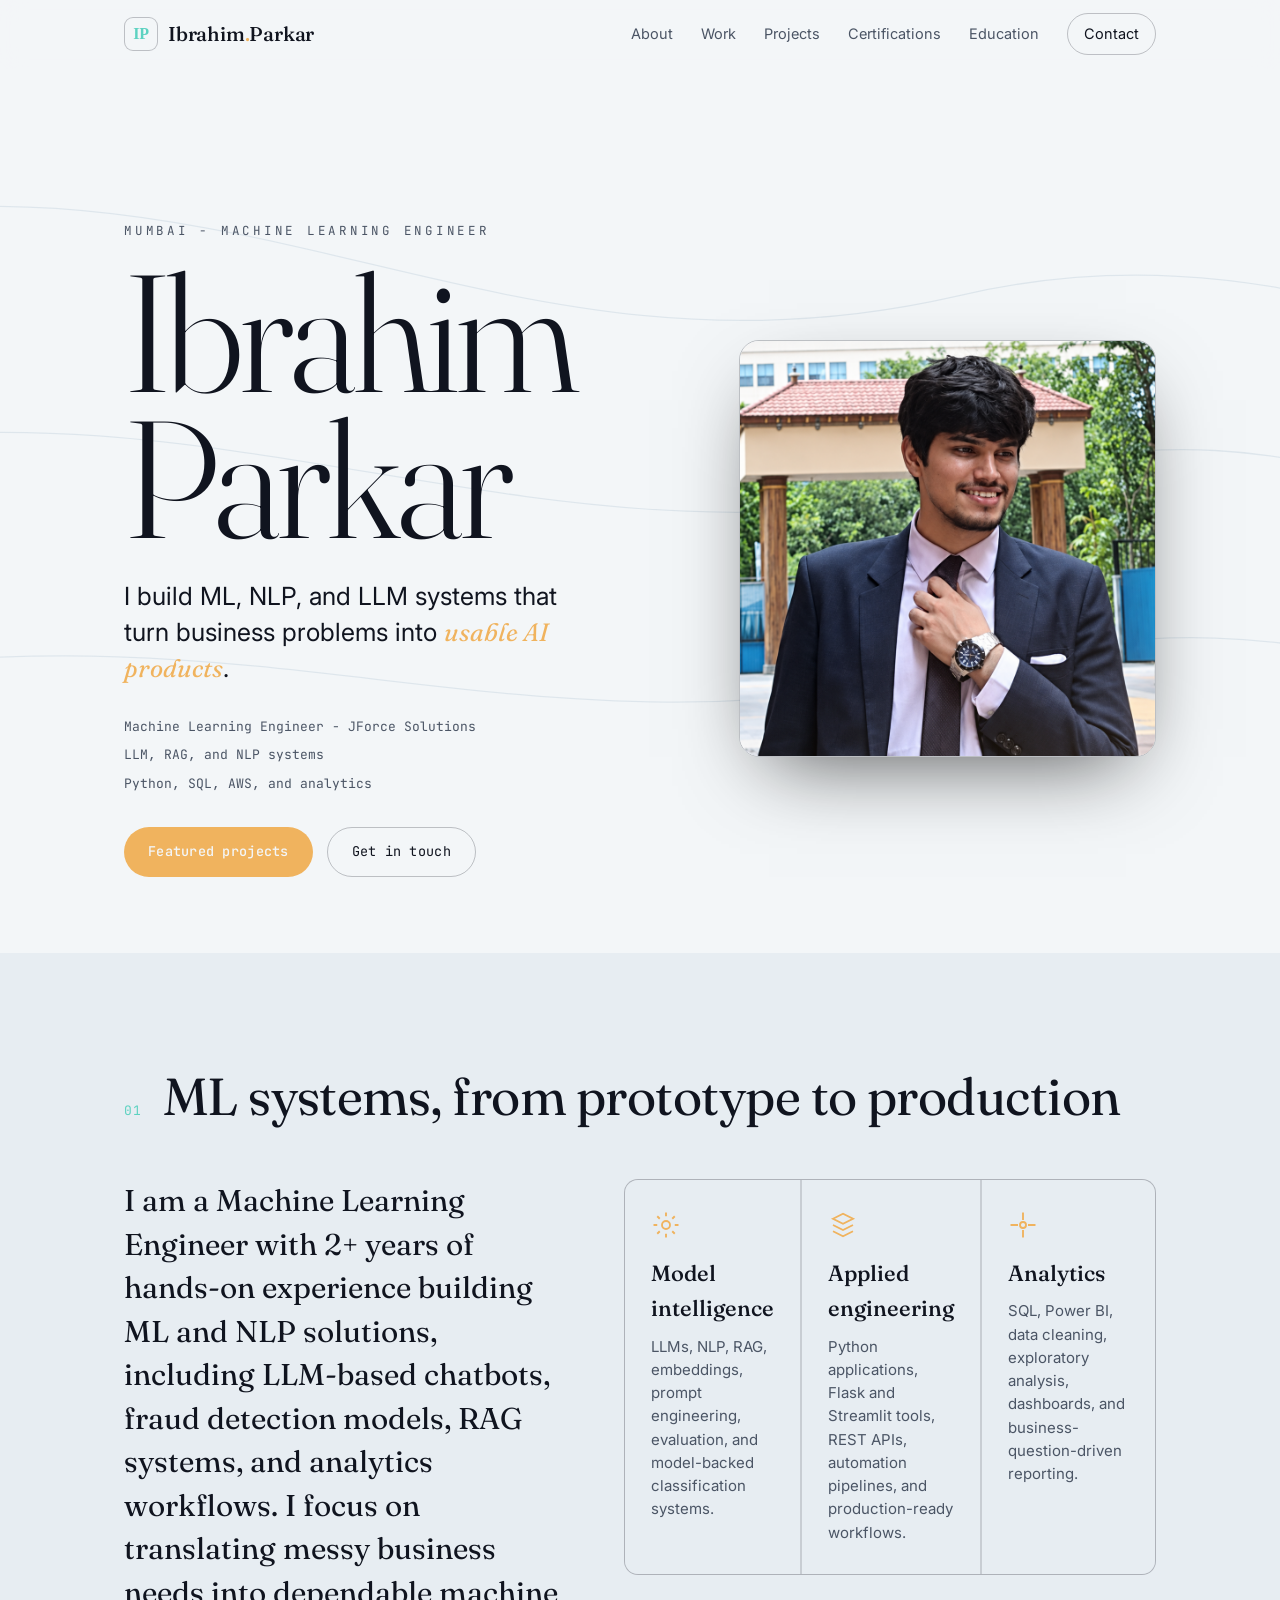
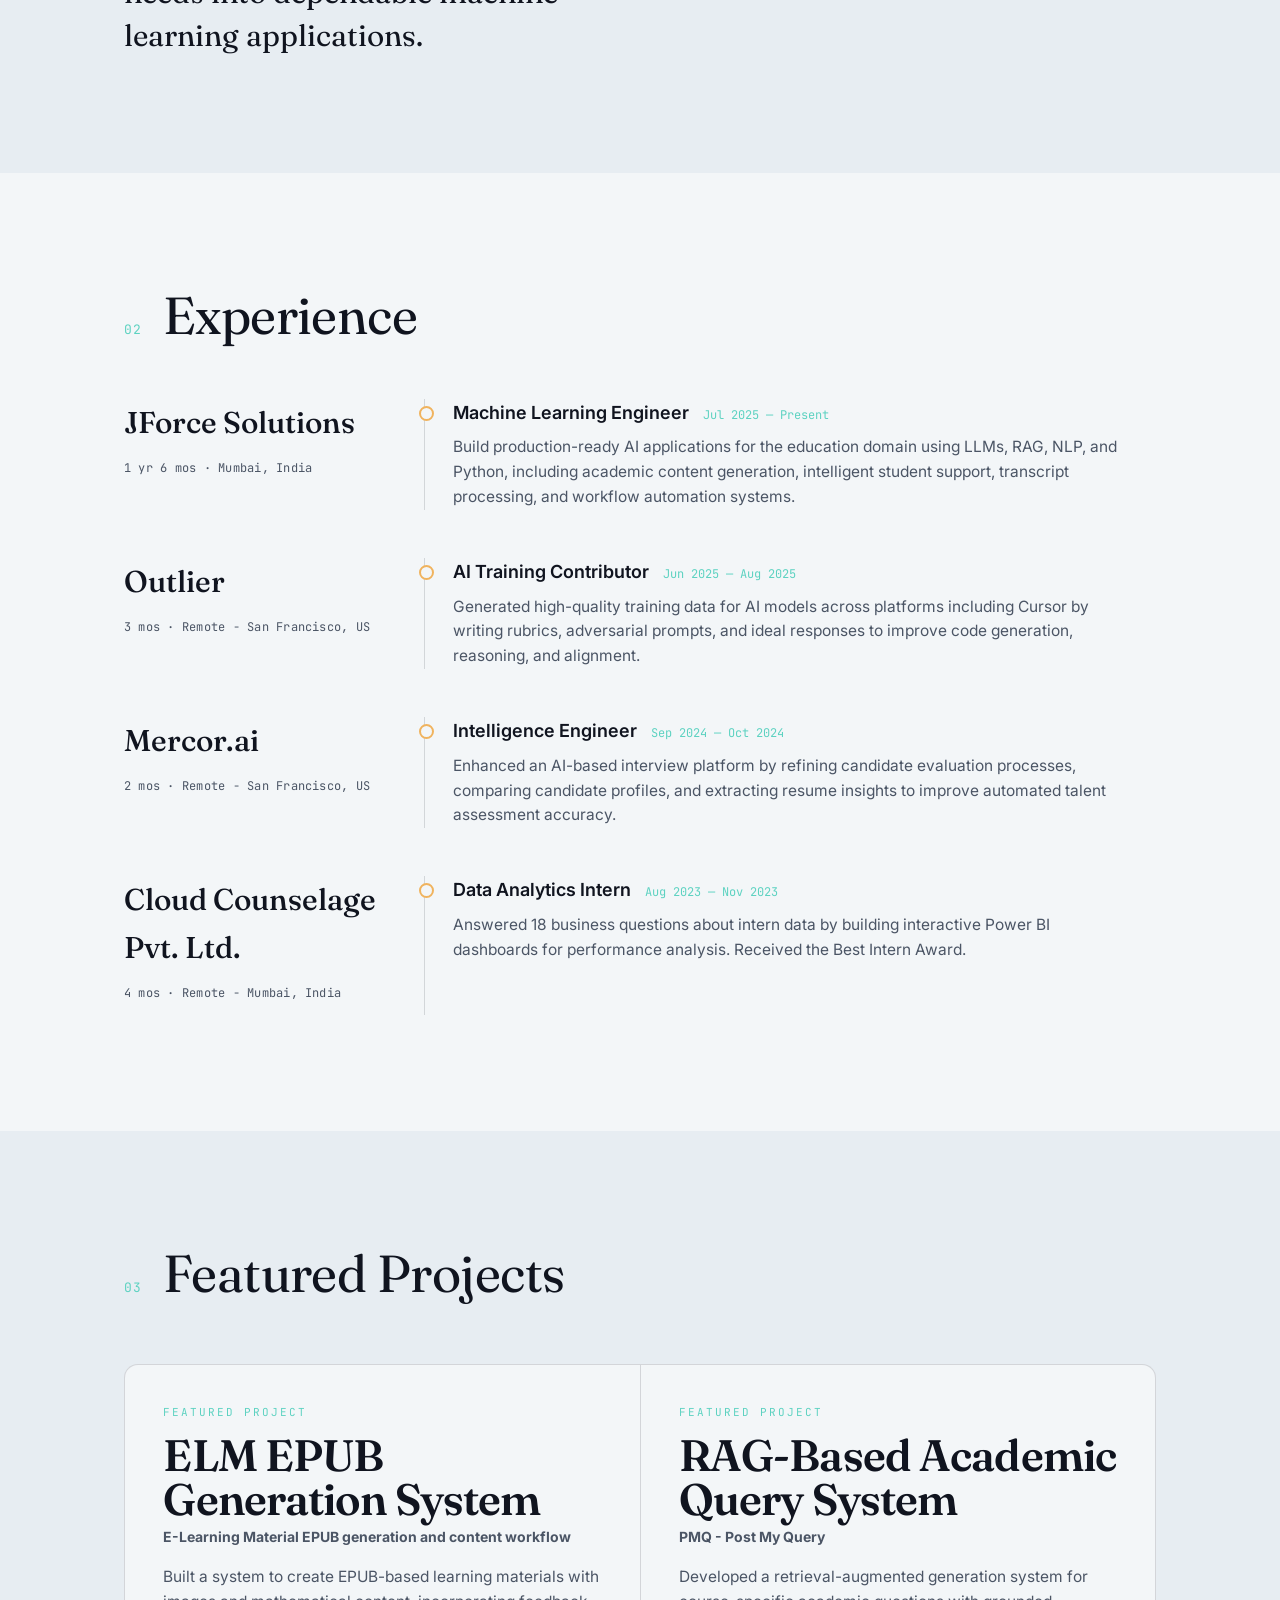
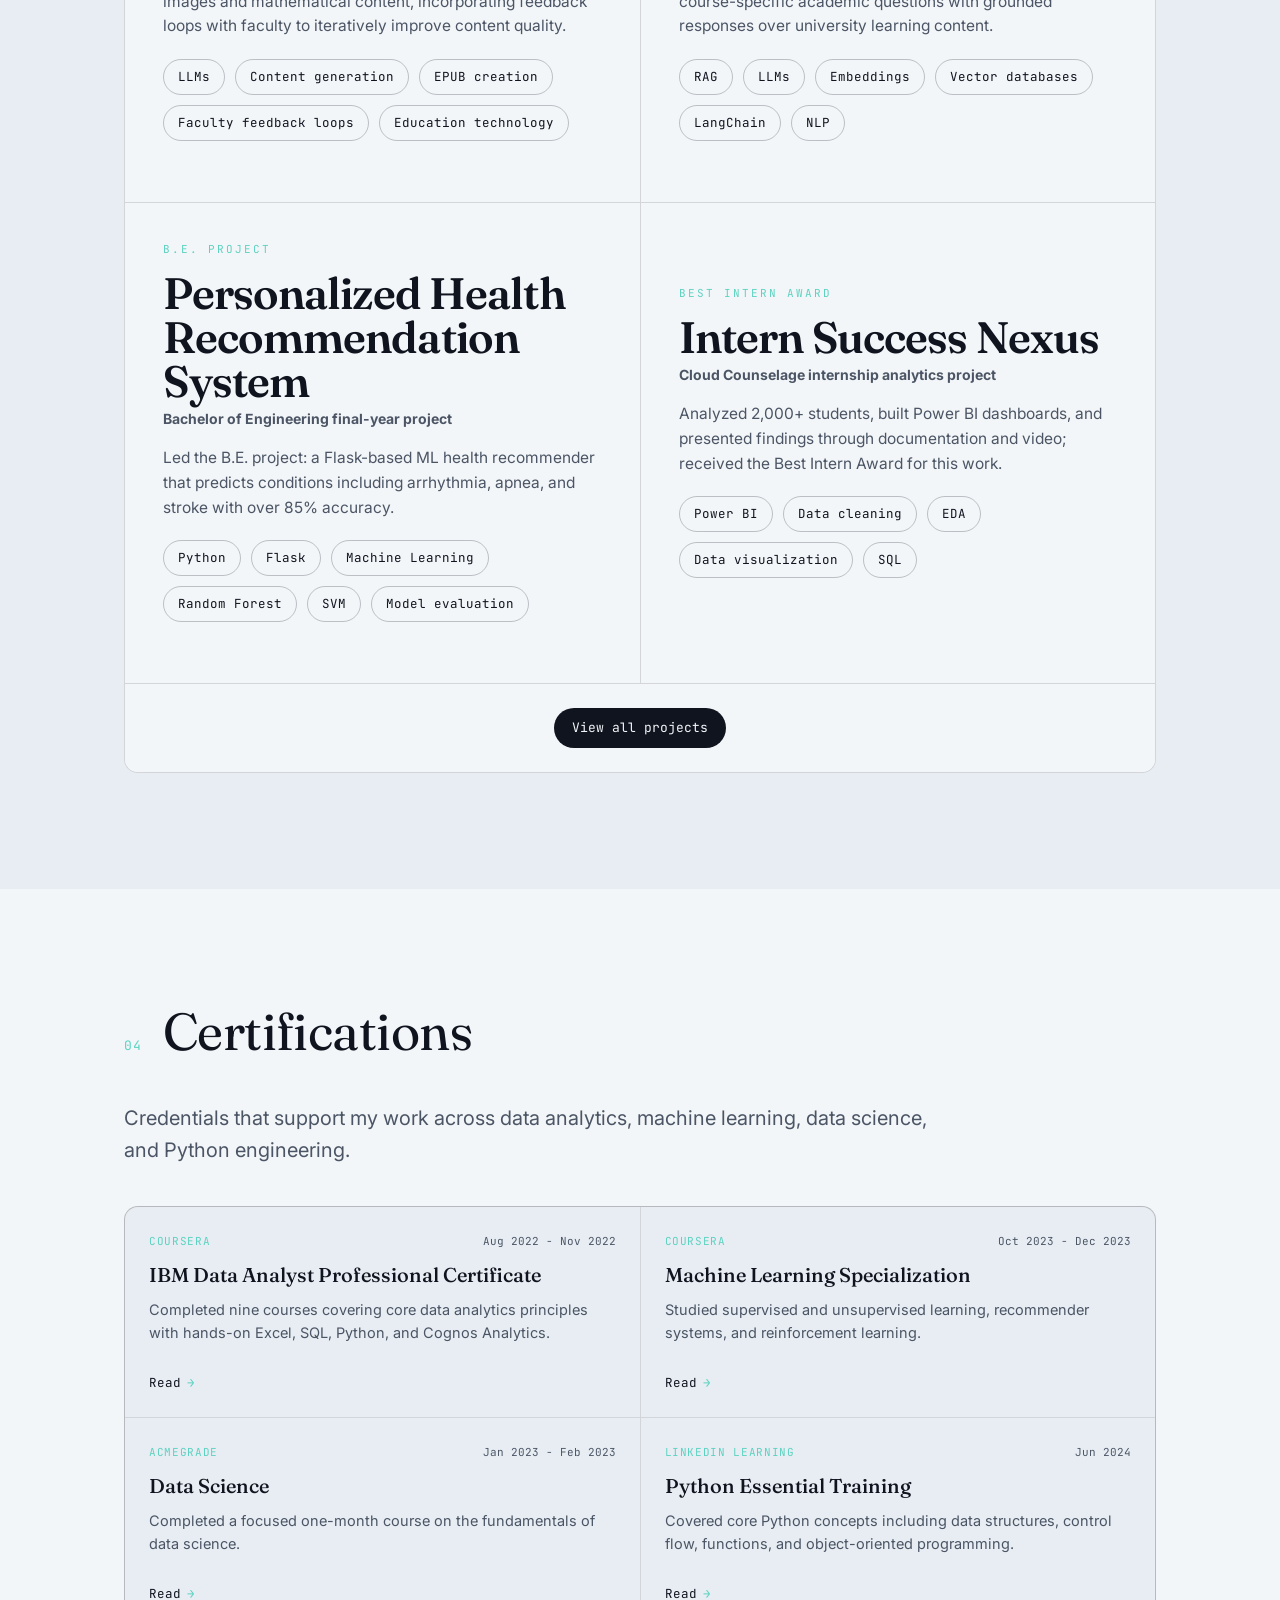
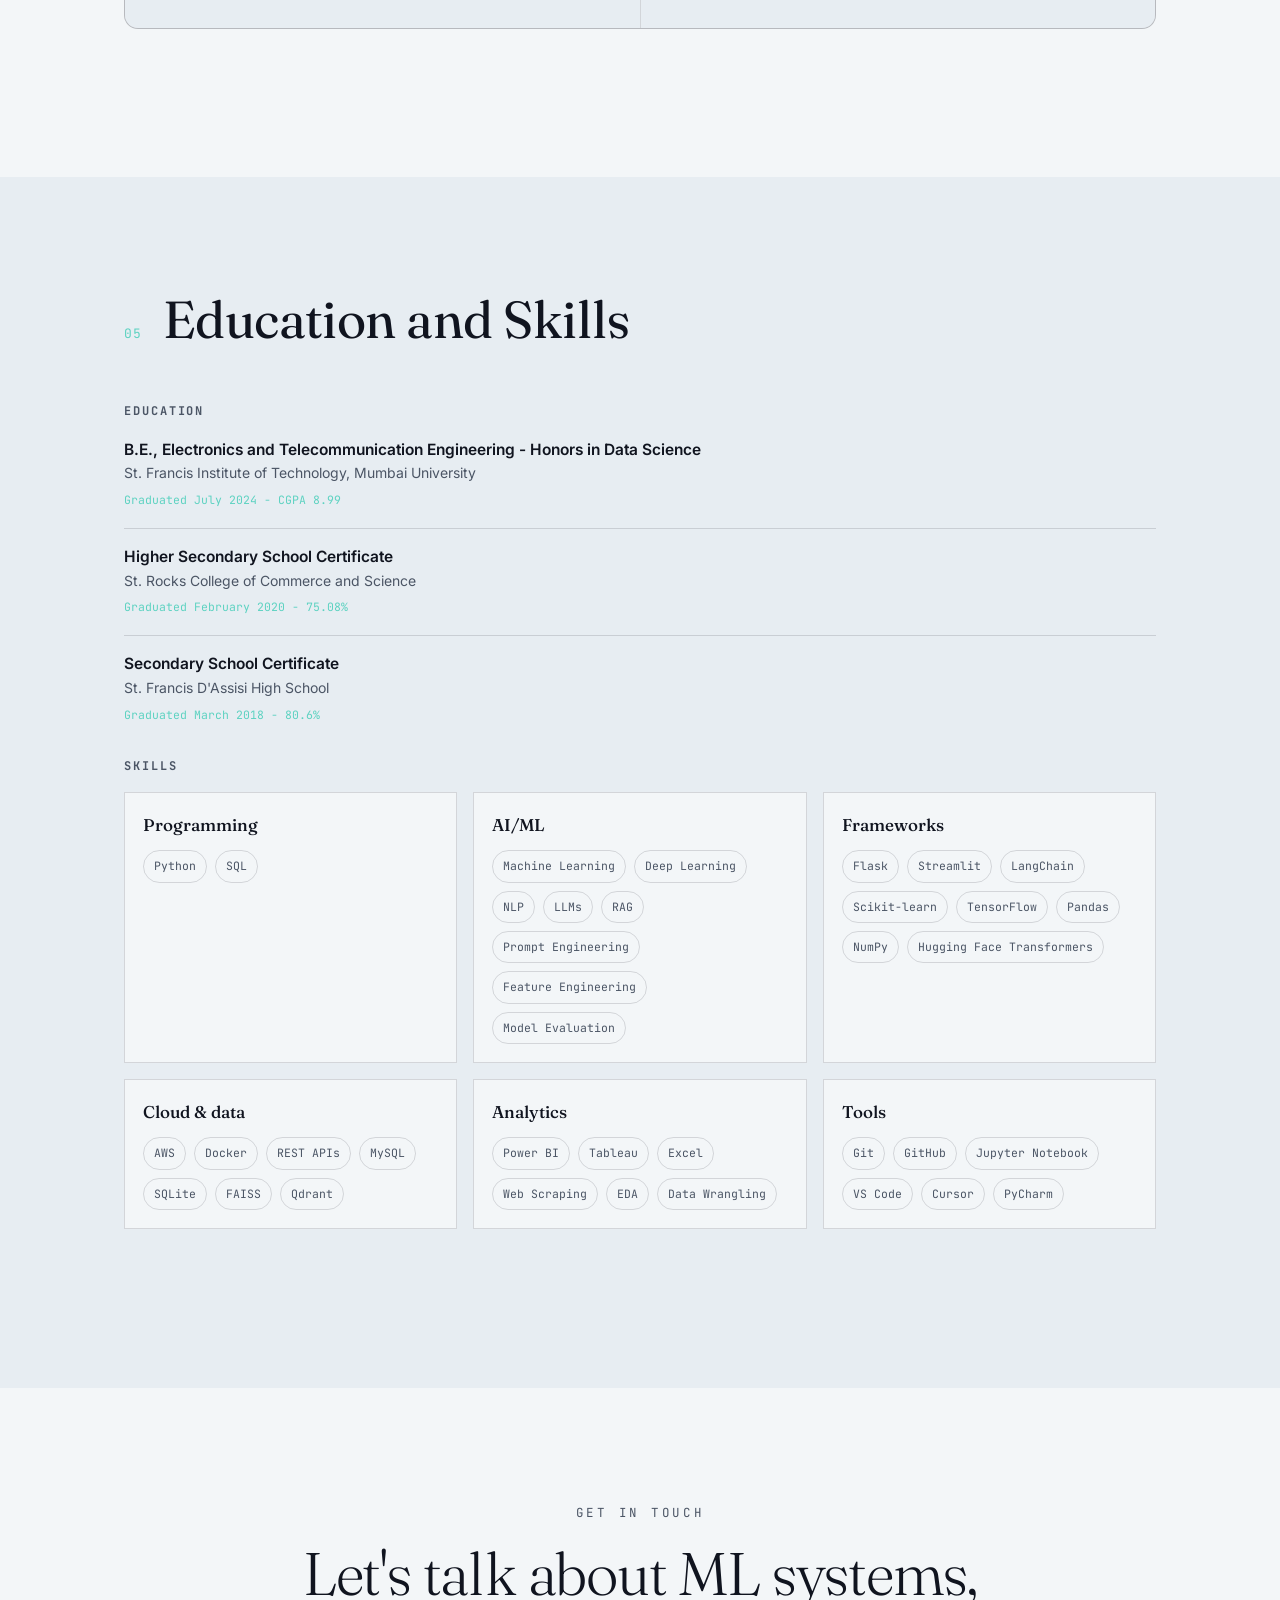
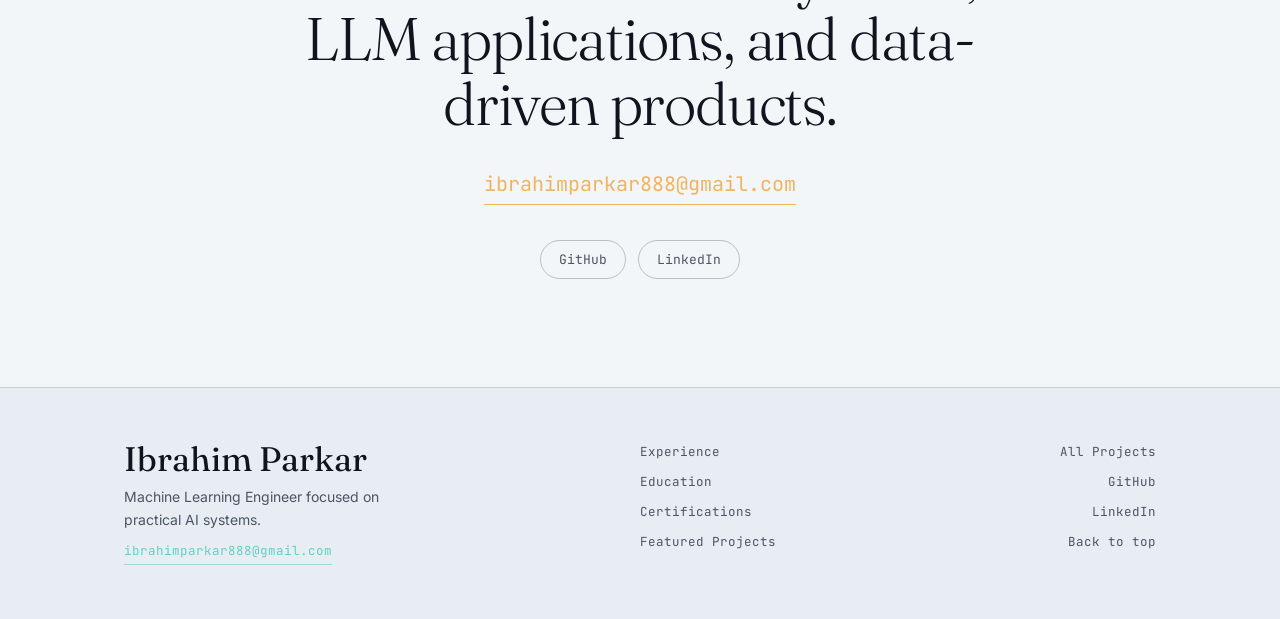
<file: index.html>
<!DOCTYPE html>
<html lang="en">
<head>
  <meta charset="UTF-8" />
  <meta name="viewport" content="width=device-width, initial-scale=1.0" />

  <!-- Title, meta, Open Graph, favicon, fonts and JSON-LD are all injected from
       config/site.config.js by js/render.js. The values below are placeholders. -->
  <title>launchfolio</title>
  <meta name="description" content="A personal portfolio built with launchfolio." />
  <link rel="stylesheet" href="css/styles.css?v=ip-logo-1" />
</head>
<body>
  <a class="skip-link" href="#main">Skip to content</a>

  <!-- NAV -->
  <header class="nav" id="nav">
    <div class="wrap nav__inner">
      <a class="wordmark" href="#top" id="wordmark" aria-label="Home"></a>
      <nav class="nav__links" id="nav-links" aria-label="Primary"></nav>
      <button class="nav__toggle" aria-label="Toggle menu" aria-expanded="false"><span></span></button>
    </div>
  </header>

  <main id="main">

    <!-- HERO -->
    <section class="hero" id="top">
      <div class="hero__bg" aria-hidden="true">
        <span class="hero__watermark" id="hero-watermark"></span>
        <svg class="hero__lines" viewBox="0 0 1200 700" preserveAspectRatio="xMidYMid slice">
          <g fill="none" stroke="currentColor" stroke-width="1">
            <path d="M-50,120 C300,60 500,260 850,180 1100,120 1300,240 1300,240" />
            <path d="M-50,300 C280,240 560,420 900,320 1120,255 1300,380 1300,380" />
            <path d="M-50,480 C320,420 520,560 880,470 1140,405 1300,520 1300,520" />
          </g>
        </svg>
      </div>

      <div class="wrap hero__inner">
        <div class="hero__text">
          <p class="eyebrow" id="hero-eyebrow"></p>
          <h1 class="hero__title" id="hero-title"></h1>
          <p class="hero__lead" id="hero-lead"></p>
          <ul class="hero__chips" id="hero-chips" aria-label="Affiliations"></ul>
          <div class="hero__actions" id="hero-actions"></div>
        </div>
        <div class="hero__portrait" id="hero-portrait"></div>
      </div>

      <div class="hero__now" aria-label="Currently">
        <div class="wrap hero__now-inner">
          <span class="hero__now-label">Now</span>
          <ul id="now-list"></ul>
        </div>
      </div>
    </section>

    <!-- ABOUT -->
    <section class="section section--about" id="about" data-section="about">
      <div class="wrap">
        <div class="section__head">
          <span class="section__index" data-index></span>
          <h2 class="section__title" data-title></h2>
        </div>
        <div class="about__grid">
          <p class="about__lead" id="about-lead"></p>
          <div class="pillars" id="about-pillars"></div>
        </div>
      </div>
    </section>

    <!-- EXPERIENCE -->
    <section class="section section--work" id="work" data-section="experience">
      <div class="wrap">
        <div class="section__head">
          <span class="section__index" data-index></span>
          <h2 class="section__title" data-title></h2>
        </div>
        <div class="timeline" id="timeline"></div>
      </div>
    </section>

    <!-- SPEAKING -->
    <section class="section section--speaking" id="speaking" data-section="speaking">
      <div class="wrap">
        <div class="section__head">
          <span class="section__index" data-index></span>
          <h2 class="section__title" data-title></h2>
        </div>
        <p class="speaking__intro" id="speaking-intro"></p>
        <div class="halo" id="project" aria-label="Featured projects"></div>
        <div class="talk-feature" id="talk-feature"></div>
        <div class="talks-more" id="talks-more-wrap">
          <h3 class="found-title">Earlier talks</h3>
          <ul id="talks-more"></ul>
        </div>
      </div>
    </section>

    <!-- WRITING -->
    <section class="section section--writing" id="writing" data-section="writing">
      <div class="wrap">
        <div class="section__head">
          <span class="section__index" data-index></span>
          <h2 class="section__title" data-title></h2>
        </div>
        <p class="writing__intro" id="writing-intro"></p>
        <div class="tabs" id="writing-tabs" role="tablist" aria-label="Choose a writing track"></div>
        <div class="cards" id="panel-writing" role="tabpanel"></div>
        <div class="writing__foot">
          <a class="linkout" id="writing-more" href="#" target="_blank" rel="noopener">See all posts <span aria-hidden="true">→</span></a>
        </div>
      </div>
    </section>

    <!-- RESEARCH / BACKGROUND -->
    <section class="section section--research" id="research" data-section="research">
      <div class="wrap">
        <div class="section__head">
          <span class="section__index" data-index></span>
          <h2 class="section__title" data-title></h2>
        </div>

        <div class="research__grid">
          <div class="research__lead">
            <p class="research__program" id="research-program"></p>
            <p class="research__school" id="research-school"></p>
            <p class="research__text" id="research-text"></p>
            <ul class="tags" id="research-themes"></ul>
          </div>
          <div class="foundations">
            <div class="found-block" id="fb-education">
              <h3 class="found-title">Education</h3>
              <ul class="edu" id="education"></ul>
            </div>
            <div class="found-block skills" id="skills-block">
              <h3 class="found-title">Skills</h3>
              <div class="skills__grid" id="skills"></div>
            </div>
            <div class="found-block" id="fb-langs">
              <h3 class="found-title">Languages</h3>
              <ul class="langs" id="languages"></ul>
            </div>
          </div>
        </div>

      </div>
    </section>

    <!-- CONTACT -->
    <section class="section section--contact" id="contact" data-section="contact">
      <div class="wrap">
        <div class="contact__inner">
          <p class="eyebrow" id="contact-eyebrow"></p>
          <h2 class="contact__title" id="contact-title"></h2>
          <a class="contact__email" id="contact-email" href="#"></a>
          <ul class="socials" id="socials"></ul>
        </div>
      </div>
    </section>
  </main>

  <footer class="footer">
    <div class="wrap footer__inner footer__grid">
      <div class="footer__brand">
        <span class="footer__mark" id="footer-mark"></span>
        <span class="footer__note" id="footer-note"></span>
        <a class="footer__email" href="mailto:ibrahimparkar888@gmail.com">ibrahimparkar888@gmail.com</a>
      </div>
      <nav class="footer__links" aria-label="Footer navigation">
        <a href="#work">Experience</a>
        <a href="#research">Education</a>
        <a href="#writing">Certifications</a>
        <a href="#speaking">Featured Projects</a>
      </nav>
      <nav class="footer__links footer__links--right" aria-label="Footer links">
        <a href="projects.html">All Projects</a>
        <a href="https://github.com/IbrahimParkar" target="_blank" rel="noopener">GitHub</a>
        <a href="https://www.linkedin.com/in/ibrahim-parkar-8004b1212/" target="_blank" rel="noopener">LinkedIn</a>
        <a class="footer__top" href="#top">Back to top</a>
      </nav>
    </div>
  </footer>

  <noscript>
    <p style="padding:24px;font-family:system-ui;color:#ECEAE1;background:#0E1428">
      This portfolio renders with JavaScript. Please enable it, or contact via the email in the config.
    </p>
  </noscript>

  <!-- Order matters: config first, then optional fetched writing, then the renderer. -->
  <script src="config/site.config.js?v=ip-logo-1"></script>
  <script src="content/writing.js"></script>
  <script src="js/render.js?v=ip-logo-1"></script>
</body>
</html>
</file>
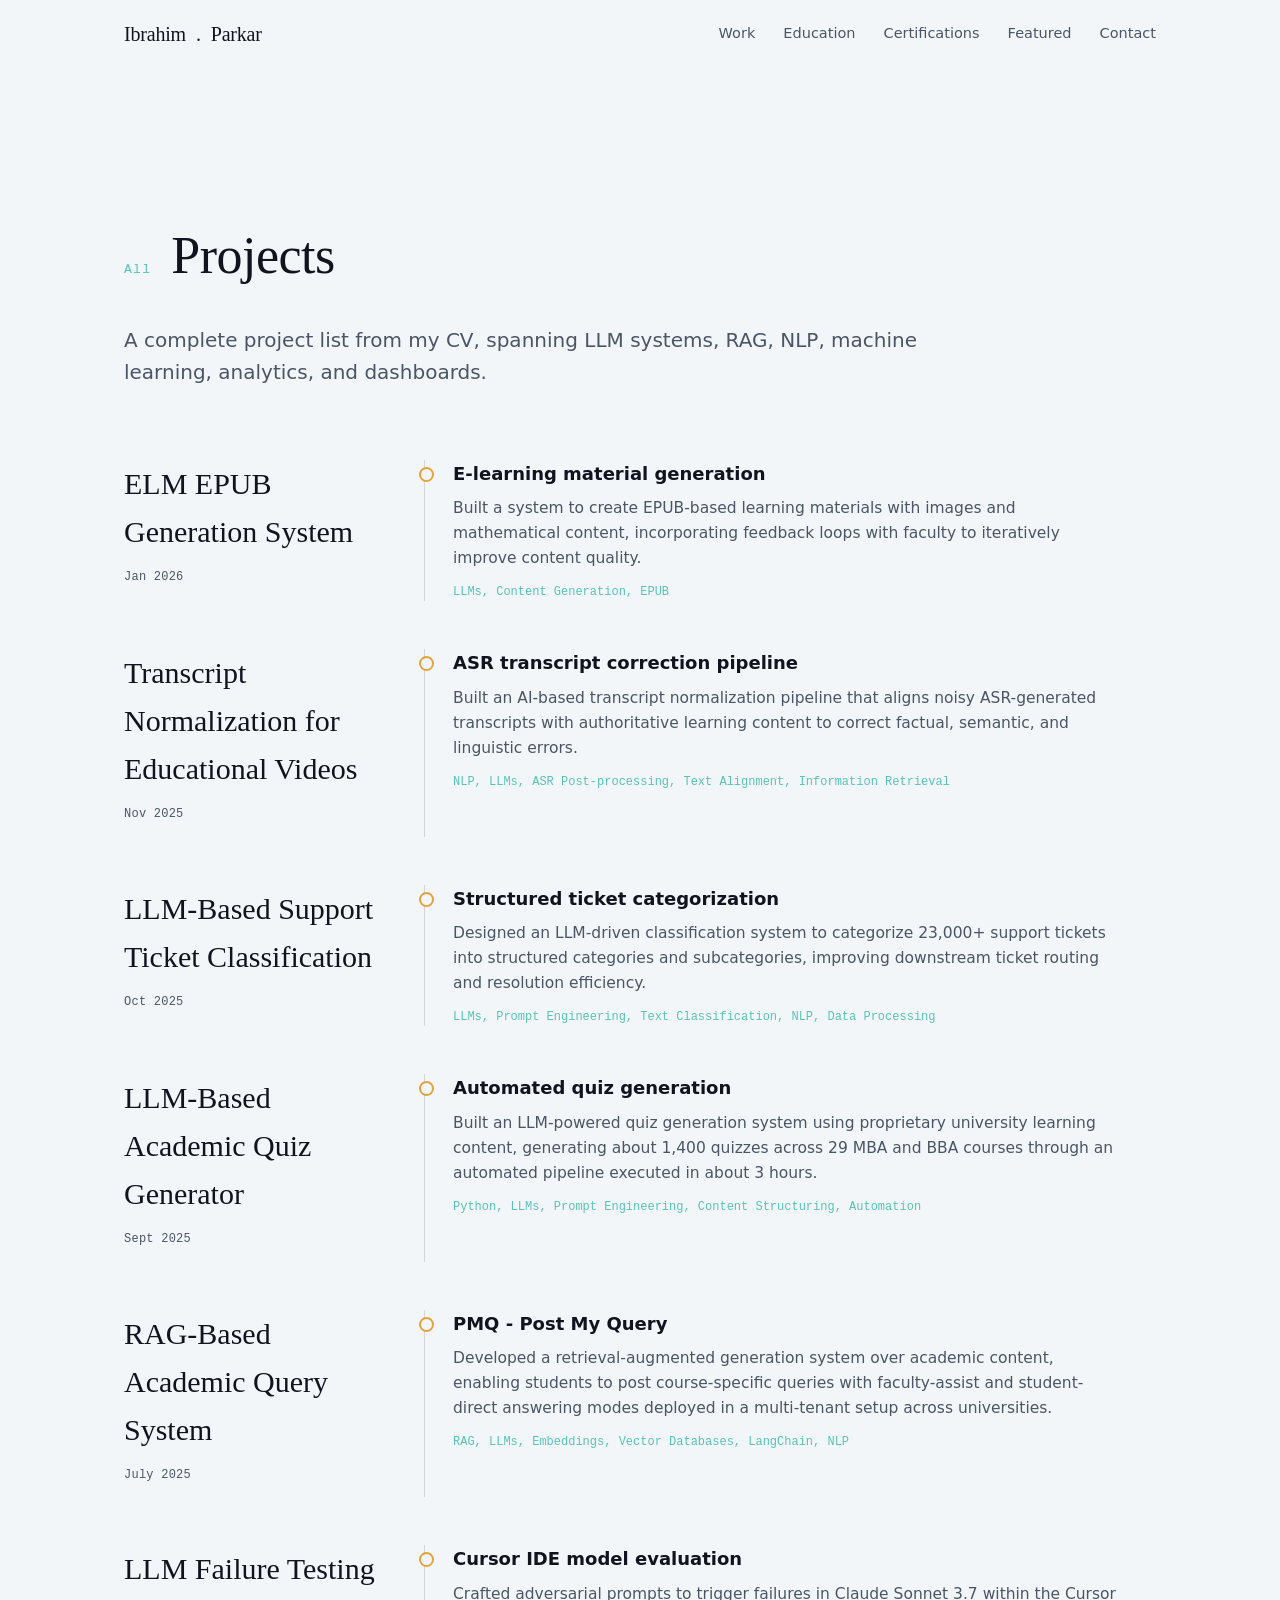
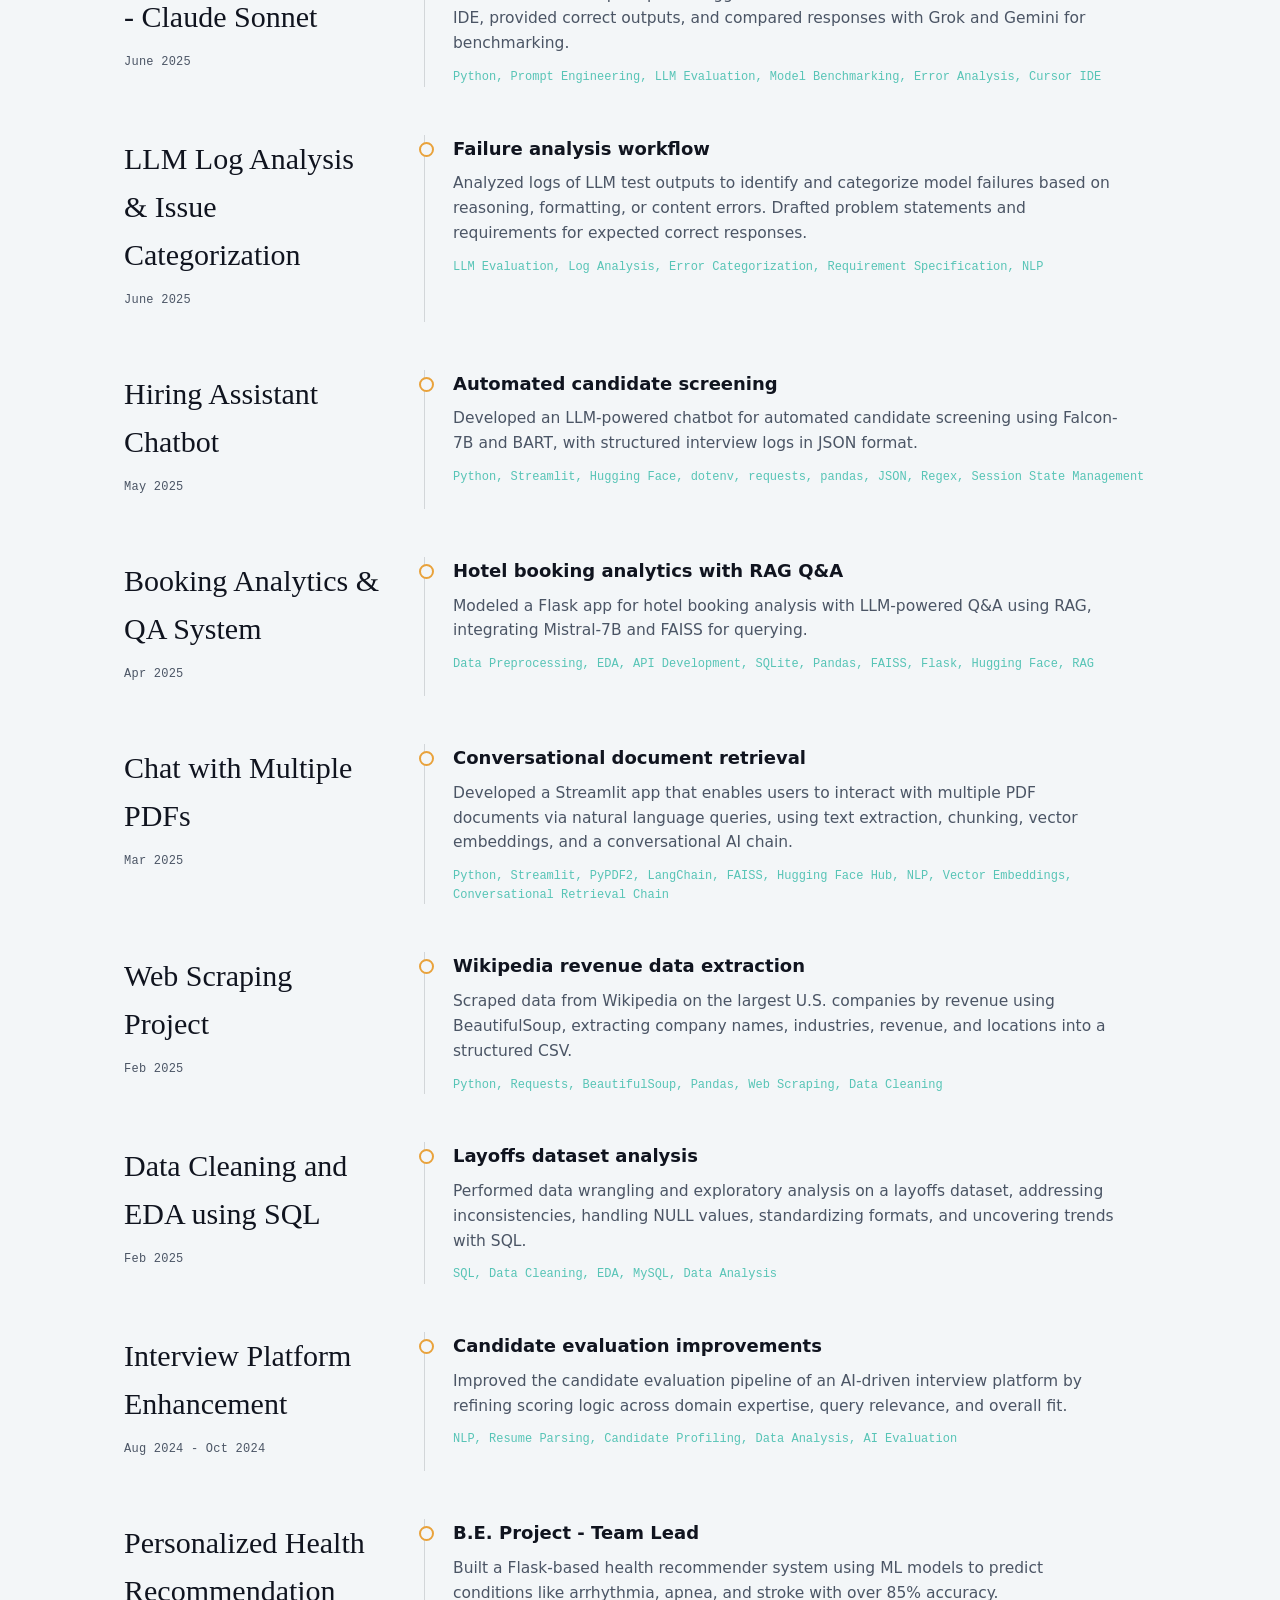
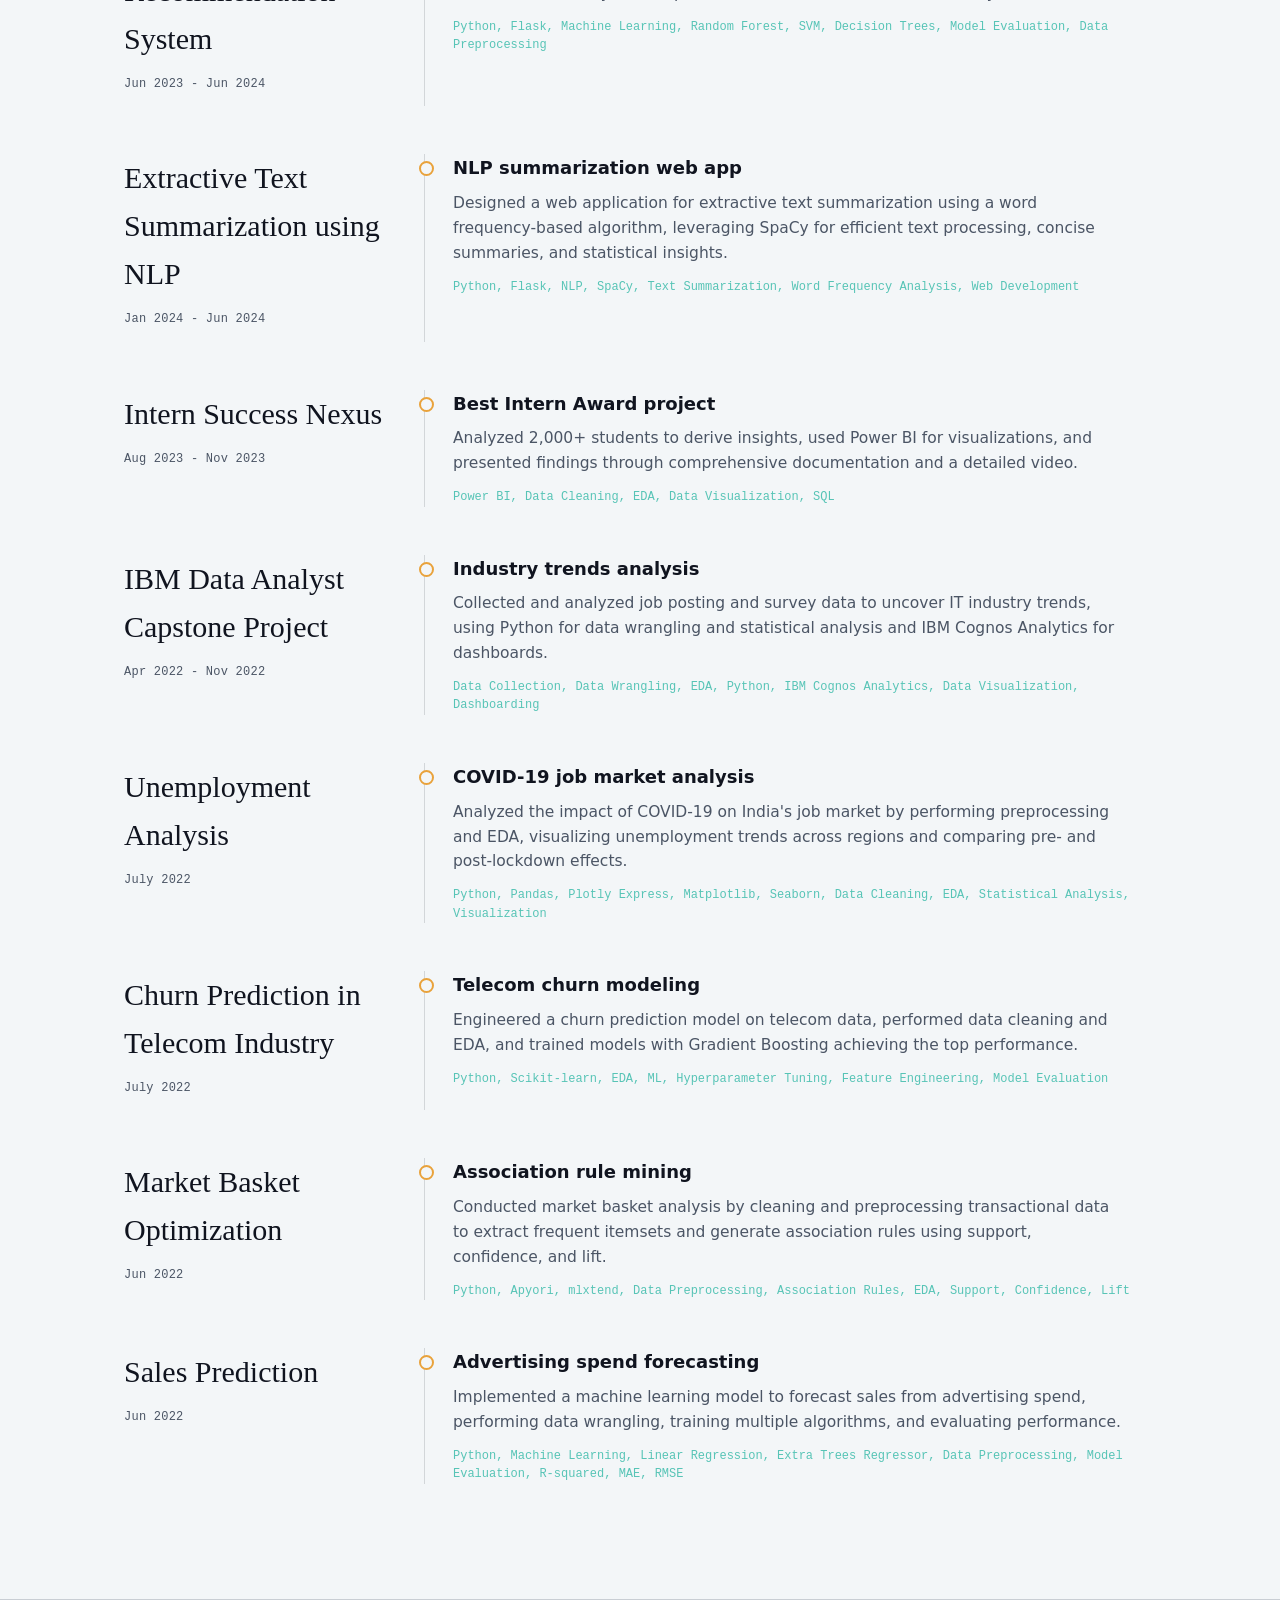
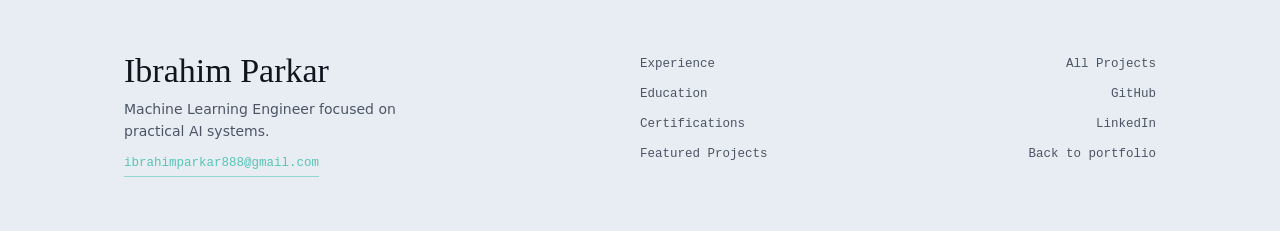
<file: projects.html>
<!DOCTYPE html>
<html lang="en">
<head>
  <meta charset="UTF-8" />
  <meta name="viewport" content="width=device-width, initial-scale=1.0" />
  <title>All Projects - Ibrahim Parkar</title>
  <meta name="description" content="All projects by Ibrahim Parkar, including LLM, RAG, NLP, machine learning, analytics, and dashboarding work." />
  <link rel="stylesheet" href="css/styles.css?v=light-projects-1" />
</head>
<body>
  <header class="nav" id="nav">
    <div class="wrap nav__inner">
      <a class="wordmark" href="index.html#top" aria-label="Home">Ibrahim<span>.</span>Parkar</a>
      <nav class="nav__links" aria-label="Primary">
        <a href="index.html#work">Work</a>
        <a href="index.html#research">Education</a>
        <a href="index.html#writing">Certifications</a>
        <a href="index.html#speaking">Featured</a>
        <a href="index.html#contact">Contact</a>
      </nav>
    </div>
  </header>

  <main id="main">
    <section class="section section--work projects-page">
      <div class="wrap">
        <div class="section__head">
          <span class="section__index">All</span>
          <h1 class="section__title">Projects</h1>
        </div>
        <p class="projects-page__intro">
          A complete project list from my CV, spanning LLM systems, RAG, NLP, machine learning, analytics, and dashboards.
        </p>

        <div class="timeline">
          <article class="tl-org">
            <div class="tl-org__head">
              <h2 class="tl-org__name">ELM EPUB Generation System</h2>
              <p class="tl-org__meta">Jan 2026</p>
            </div>
            <div class="tl-roles">
              <div class="tl-role">
                <div class="tl-role__top"><span class="tl-role__title">E-learning material generation</span></div>
                <p class="tl-role__text">Built a system to create EPUB-based learning materials with images and mathematical content, incorporating feedback loops with faculty to iteratively improve content quality.</p>
                <p class="project-skills">LLMs, Content Generation, EPUB</p>
              </div>
            </div>
          </article>

          <article class="tl-org">
            <div class="tl-org__head">
              <h2 class="tl-org__name">Transcript Normalization for Educational Videos</h2>
              <p class="tl-org__meta">Nov 2025</p>
            </div>
            <div class="tl-roles">
              <div class="tl-role">
                <div class="tl-role__top"><span class="tl-role__title">ASR transcript correction pipeline</span></div>
                <p class="tl-role__text">Built an AI-based transcript normalization pipeline that aligns noisy ASR-generated transcripts with authoritative learning content to correct factual, semantic, and linguistic errors.</p>
                <p class="project-skills">NLP, LLMs, ASR Post-processing, Text Alignment, Information Retrieval</p>
              </div>
            </div>
          </article>

          <article class="tl-org">
            <div class="tl-org__head">
              <h2 class="tl-org__name">LLM-Based Support Ticket Classification</h2>
              <p class="tl-org__meta">Oct 2025</p>
            </div>
            <div class="tl-roles">
              <div class="tl-role">
                <div class="tl-role__top"><span class="tl-role__title">Structured ticket categorization</span></div>
                <p class="tl-role__text">Designed an LLM-driven classification system to categorize 23,000+ support tickets into structured categories and subcategories, improving downstream ticket routing and resolution efficiency.</p>
                <p class="project-skills">LLMs, Prompt Engineering, Text Classification, NLP, Data Processing</p>
              </div>
            </div>
          </article>

          <article class="tl-org">
            <div class="tl-org__head">
              <h2 class="tl-org__name">LLM-Based Academic Quiz Generator</h2>
              <p class="tl-org__meta">Sept 2025</p>
            </div>
            <div class="tl-roles">
              <div class="tl-role">
                <div class="tl-role__top"><span class="tl-role__title">Automated quiz generation</span></div>
                <p class="tl-role__text">Built an LLM-powered quiz generation system using proprietary university learning content, generating about 1,400 quizzes across 29 MBA and BBA courses through an automated pipeline executed in about 3 hours.</p>
                <p class="project-skills">Python, LLMs, Prompt Engineering, Content Structuring, Automation</p>
              </div>
            </div>
          </article>

          <article class="tl-org">
            <div class="tl-org__head">
              <h2 class="tl-org__name">RAG-Based Academic Query System</h2>
              <p class="tl-org__meta">July 2025</p>
            </div>
            <div class="tl-roles">
              <div class="tl-role">
                <div class="tl-role__top"><span class="tl-role__title">PMQ - Post My Query</span></div>
                <p class="tl-role__text">Developed a retrieval-augmented generation system over academic content, enabling students to post course-specific queries with faculty-assist and student-direct answering modes deployed in a multi-tenant setup across universities.</p>
                <p class="project-skills">RAG, LLMs, Embeddings, Vector Databases, LangChain, NLP</p>
              </div>
            </div>
          </article>

          <article class="tl-org">
            <div class="tl-org__head">
              <h2 class="tl-org__name">LLM Failure Testing - Claude Sonnet</h2>
              <p class="tl-org__meta">June 2025</p>
            </div>
            <div class="tl-roles">
              <div class="tl-role">
                <div class="tl-role__top"><span class="tl-role__title">Cursor IDE model evaluation</span></div>
                <p class="tl-role__text">Crafted adversarial prompts to trigger failures in Claude Sonnet 3.7 within the Cursor IDE, provided correct outputs, and compared responses with Grok and Gemini for benchmarking.</p>
                <p class="project-skills">Python, Prompt Engineering, LLM Evaluation, Model Benchmarking, Error Analysis, Cursor IDE</p>
              </div>
            </div>
          </article>

          <article class="tl-org">
            <div class="tl-org__head">
              <h2 class="tl-org__name">LLM Log Analysis & Issue Categorization</h2>
              <p class="tl-org__meta">June 2025</p>
            </div>
            <div class="tl-roles">
              <div class="tl-role">
                <div class="tl-role__top"><span class="tl-role__title">Failure analysis workflow</span></div>
                <p class="tl-role__text">Analyzed logs of LLM test outputs to identify and categorize model failures based on reasoning, formatting, or content errors. Drafted problem statements and requirements for expected correct responses.</p>
                <p class="project-skills">LLM Evaluation, Log Analysis, Error Categorization, Requirement Specification, NLP</p>
              </div>
            </div>
          </article>

          <article class="tl-org">
            <div class="tl-org__head">
              <h2 class="tl-org__name">Hiring Assistant Chatbot</h2>
              <p class="tl-org__meta">May 2025</p>
            </div>
            <div class="tl-roles">
              <div class="tl-role">
                <div class="tl-role__top"><span class="tl-role__title">Automated candidate screening</span></div>
                <p class="tl-role__text">Developed an LLM-powered chatbot for automated candidate screening using Falcon-7B and BART, with structured interview logs in JSON format.</p>
                <p class="project-skills">Python, Streamlit, Hugging Face, dotenv, requests, pandas, JSON, Regex, Session State Management</p>
              </div>
            </div>
          </article>

          <article class="tl-org">
            <div class="tl-org__head">
              <h2 class="tl-org__name">Booking Analytics & QA System</h2>
              <p class="tl-org__meta">Apr 2025</p>
            </div>
            <div class="tl-roles">
              <div class="tl-role">
                <div class="tl-role__top"><span class="tl-role__title">Hotel booking analytics with RAG Q&A</span></div>
                <p class="tl-role__text">Modeled a Flask app for hotel booking analysis with LLM-powered Q&A using RAG, integrating Mistral-7B and FAISS for querying.</p>
                <p class="project-skills">Data Preprocessing, EDA, API Development, SQLite, Pandas, FAISS, Flask, Hugging Face, RAG</p>
              </div>
            </div>
          </article>

          <article class="tl-org">
            <div class="tl-org__head">
              <h2 class="tl-org__name">Chat with Multiple PDFs</h2>
              <p class="tl-org__meta">Mar 2025</p>
            </div>
            <div class="tl-roles">
              <div class="tl-role">
                <div class="tl-role__top"><span class="tl-role__title">Conversational document retrieval</span></div>
                <p class="tl-role__text">Developed a Streamlit app that enables users to interact with multiple PDF documents via natural language queries, using text extraction, chunking, vector embeddings, and a conversational AI chain.</p>
                <p class="project-skills">Python, Streamlit, PyPDF2, LangChain, FAISS, Hugging Face Hub, NLP, Vector Embeddings, Conversational Retrieval Chain</p>
              </div>
            </div>
          </article>

          <article class="tl-org">
            <div class="tl-org__head">
              <h2 class="tl-org__name">Web Scraping Project</h2>
              <p class="tl-org__meta">Feb 2025</p>
            </div>
            <div class="tl-roles">
              <div class="tl-role">
                <div class="tl-role__top"><span class="tl-role__title">Wikipedia revenue data extraction</span></div>
                <p class="tl-role__text">Scraped data from Wikipedia on the largest U.S. companies by revenue using BeautifulSoup, extracting company names, industries, revenue, and locations into a structured CSV.</p>
                <p class="project-skills">Python, Requests, BeautifulSoup, Pandas, Web Scraping, Data Cleaning</p>
              </div>
            </div>
          </article>

          <article class="tl-org">
            <div class="tl-org__head">
              <h2 class="tl-org__name">Data Cleaning and EDA using SQL</h2>
              <p class="tl-org__meta">Feb 2025</p>
            </div>
            <div class="tl-roles">
              <div class="tl-role">
                <div class="tl-role__top"><span class="tl-role__title">Layoffs dataset analysis</span></div>
                <p class="tl-role__text">Performed data wrangling and exploratory analysis on a layoffs dataset, addressing inconsistencies, handling NULL values, standardizing formats, and uncovering trends with SQL.</p>
                <p class="project-skills">SQL, Data Cleaning, EDA, MySQL, Data Analysis</p>
              </div>
            </div>
          </article>

          <article class="tl-org">
            <div class="tl-org__head">
              <h2 class="tl-org__name">Interview Platform Enhancement</h2>
              <p class="tl-org__meta">Aug 2024 - Oct 2024</p>
            </div>
            <div class="tl-roles">
              <div class="tl-role">
                <div class="tl-role__top"><span class="tl-role__title">Candidate evaluation improvements</span></div>
                <p class="tl-role__text">Improved the candidate evaluation pipeline of an AI-driven interview platform by refining scoring logic across domain expertise, query relevance, and overall fit.</p>
                <p class="project-skills">NLP, Resume Parsing, Candidate Profiling, Data Analysis, AI Evaluation</p>
              </div>
            </div>
          </article>

          <article class="tl-org">
            <div class="tl-org__head">
              <h2 class="tl-org__name">Personalized Health Recommendation System</h2>
              <p class="tl-org__meta">Jun 2023 - Jun 2024</p>
            </div>
            <div class="tl-roles">
              <div class="tl-role">
                <div class="tl-role__top"><span class="tl-role__title">B.E. Project - Team Lead</span></div>
                <p class="tl-role__text">Built a Flask-based health recommender system using ML models to predict conditions like arrhythmia, apnea, and stroke with over 85% accuracy.</p>
                <p class="project-skills">Python, Flask, Machine Learning, Random Forest, SVM, Decision Trees, Model Evaluation, Data Preprocessing</p>
              </div>
            </div>
          </article>

          <article class="tl-org">
            <div class="tl-org__head">
              <h2 class="tl-org__name">Extractive Text Summarization using NLP</h2>
              <p class="tl-org__meta">Jan 2024 - Jun 2024</p>
            </div>
            <div class="tl-roles">
              <div class="tl-role">
                <div class="tl-role__top"><span class="tl-role__title">NLP summarization web app</span></div>
                <p class="tl-role__text">Designed a web application for extractive text summarization using a word frequency-based algorithm, leveraging SpaCy for efficient text processing, concise summaries, and statistical insights.</p>
                <p class="project-skills">Python, Flask, NLP, SpaCy, Text Summarization, Word Frequency Analysis, Web Development</p>
              </div>
            </div>
          </article>

          <article class="tl-org">
            <div class="tl-org__head">
              <h2 class="tl-org__name">Intern Success Nexus</h2>
              <p class="tl-org__meta">Aug 2023 - Nov 2023</p>
            </div>
            <div class="tl-roles">
              <div class="tl-role">
                <div class="tl-role__top"><span class="tl-role__title">Best Intern Award project</span></div>
                <p class="tl-role__text">Analyzed 2,000+ students to derive insights, used Power BI for visualizations, and presented findings through comprehensive documentation and a detailed video.</p>
                <p class="project-skills">Power BI, Data Cleaning, EDA, Data Visualization, SQL</p>
              </div>
            </div>
          </article>

          <article class="tl-org">
            <div class="tl-org__head">
              <h2 class="tl-org__name">IBM Data Analyst Capstone Project</h2>
              <p class="tl-org__meta">Apr 2022 - Nov 2022</p>
            </div>
            <div class="tl-roles">
              <div class="tl-role">
                <div class="tl-role__top"><span class="tl-role__title">Industry trends analysis</span></div>
                <p class="tl-role__text">Collected and analyzed job posting and survey data to uncover IT industry trends, using Python for data wrangling and statistical analysis and IBM Cognos Analytics for dashboards.</p>
                <p class="project-skills">Data Collection, Data Wrangling, EDA, Python, IBM Cognos Analytics, Data Visualization, Dashboarding</p>
              </div>
            </div>
          </article>

          <article class="tl-org">
            <div class="tl-org__head">
              <h2 class="tl-org__name">Unemployment Analysis</h2>
              <p class="tl-org__meta">July 2022</p>
            </div>
            <div class="tl-roles">
              <div class="tl-role">
                <div class="tl-role__top"><span class="tl-role__title">COVID-19 job market analysis</span></div>
                <p class="tl-role__text">Analyzed the impact of COVID-19 on India's job market by performing preprocessing and EDA, visualizing unemployment trends across regions and comparing pre- and post-lockdown effects.</p>
                <p class="project-skills">Python, Pandas, Plotly Express, Matplotlib, Seaborn, Data Cleaning, EDA, Statistical Analysis, Visualization</p>
              </div>
            </div>
          </article>

          <article class="tl-org">
            <div class="tl-org__head">
              <h2 class="tl-org__name">Churn Prediction in Telecom Industry</h2>
              <p class="tl-org__meta">July 2022</p>
            </div>
            <div class="tl-roles">
              <div class="tl-role">
                <div class="tl-role__top"><span class="tl-role__title">Telecom churn modeling</span></div>
                <p class="tl-role__text">Engineered a churn prediction model on telecom data, performed data cleaning and EDA, and trained models with Gradient Boosting achieving the top performance.</p>
                <p class="project-skills">Python, Scikit-learn, EDA, ML, Hyperparameter Tuning, Feature Engineering, Model Evaluation</p>
              </div>
            </div>
          </article>

          <article class="tl-org">
            <div class="tl-org__head">
              <h2 class="tl-org__name">Market Basket Optimization</h2>
              <p class="tl-org__meta">Jun 2022</p>
            </div>
            <div class="tl-roles">
              <div class="tl-role">
                <div class="tl-role__top"><span class="tl-role__title">Association rule mining</span></div>
                <p class="tl-role__text">Conducted market basket analysis by cleaning and preprocessing transactional data to extract frequent itemsets and generate association rules using support, confidence, and lift.</p>
                <p class="project-skills">Python, Apyori, mlxtend, Data Preprocessing, Association Rules, EDA, Support, Confidence, Lift</p>
              </div>
            </div>
          </article>

          <article class="tl-org">
            <div class="tl-org__head">
              <h2 class="tl-org__name">Sales Prediction</h2>
              <p class="tl-org__meta">Jun 2022</p>
            </div>
            <div class="tl-roles">
              <div class="tl-role">
                <div class="tl-role__top"><span class="tl-role__title">Advertising spend forecasting</span></div>
                <p class="tl-role__text">Implemented a machine learning model to forecast sales from advertising spend, performing data wrangling, training multiple algorithms, and evaluating performance.</p>
                <p class="project-skills">Python, Machine Learning, Linear Regression, Extra Trees Regressor, Data Preprocessing, Model Evaluation, R-squared, MAE, RMSE</p>
              </div>
            </div>
          </article>
        </div>
      </div>
    </section>
  </main>

  <footer class="footer">
    <div class="wrap footer__inner footer__grid">
      <div class="footer__brand">
        <span class="footer__mark">Ibrahim Parkar</span>
        <span class="footer__note">Machine Learning Engineer focused on practical AI systems.</span>
        <a class="footer__email" href="mailto:ibrahimparkar888@gmail.com">ibrahimparkar888@gmail.com</a>
      </div>
      <nav class="footer__links" aria-label="Footer navigation">
        <a href="index.html#work">Experience</a>
        <a href="index.html#research">Education</a>
        <a href="index.html#writing">Certifications</a>
        <a href="index.html#speaking">Featured Projects</a>
      </nav>
      <nav class="footer__links footer__links--right" aria-label="Footer links">
        <a href="projects.html">All Projects</a>
        <a href="https://github.com/IbrahimParkar" target="_blank" rel="noopener">GitHub</a>
        <a href="https://www.linkedin.com/in/ibrahim-parkar-8004b1212/" target="_blank" rel="noopener">LinkedIn</a>
        <a class="footer__top" href="index.html#top">Back to portfolio</a>
      </nav>
    </div>
  </footer>
</body>
</html>
</file>
<file: css/styles.css>
/* =========================================================
   launchfolio — design system
   Colours + fonts are set from config/site.config.js at runtime
   (js/render.js writes CSS custom properties). The :root values
   below are sensible defaults / fallbacks.
   ========================================================= */

:root {
  --ink:      #F3F6F8;
  --ink-800:  #E7EDF2;
  --ink-700:  #DCE5EC;
  --ink-600:  #CBD8E2;
  --line:     rgba(16, 20, 31, 0.14);
  --line-2:   rgba(16, 20, 31, 0.24);

  --paper:    #10141F;
  --text:     #10141F;
  --text-dim: #4B5565;

  --saffron:  #E9A23B;
  --saffron-soft: rgba(233, 162, 59, 0.14);
  --teal:     #57C4B6;
  --teal-soft: rgba(87, 196, 182, 0.14);

  --accent:   var(--teal);
  --accent-soft: var(--teal-soft);

  --f-display: "Fraunces", Georgia, serif;
  --f-body:    "Inter", system-ui, sans-serif;
  --f-mono:    "JetBrains Mono", ui-monospace, monospace;
  --f-deva:    var(--f-display);

  --wrap: 1160px;
  --pad: clamp(20px, 5vw, 64px);
  --r: 14px;
}

* { box-sizing: border-box; }

html { scroll-behavior: smooth; -webkit-text-size-adjust: 100%; }
@media (prefers-reduced-motion: reduce) { html { scroll-behavior: auto; } }

body {
  margin: 0;
  background: var(--ink);
  color: var(--text);
  font-family: var(--f-body);
  font-size: 17px;
  line-height: 1.6;
  -webkit-font-smoothing: antialiased;
  text-rendering: optimizeLegibility;
  overflow-x: hidden;
}

img { max-width: 100%; display: block; }
a { color: inherit; text-decoration: none; }

::selection { background: var(--saffron); color: var(--ink); }

.wrap { width: 100%; max-width: var(--wrap); margin-inline: auto; padding-inline: var(--pad); }

.skip-link {
  position: absolute; left: -999px; top: 0; z-index: 200;
  background: var(--saffron); color: var(--ink); padding: 10px 16px; border-radius: 0 0 8px 0;
  font-family: var(--f-mono); font-size: 13px;
}
.skip-link:focus { left: 0; }

:focus-visible { outline: 2px solid var(--saffron); outline-offset: 3px; border-radius: 3px; }

/* ---------- shared type helpers ---------- */
.eyebrow { font-family: var(--f-mono); font-size: 12.5px; letter-spacing: 0.22em; text-transform: uppercase; color: var(--text-dim); margin: 0 0 18px; }

.section__head { display: flex; align-items: baseline; gap: 20px; margin-bottom: clamp(32px, 5vw, 56px); }
.section__index { font-family: var(--f-mono); font-size: 13px; color: var(--accent); padding-top: 8px; letter-spacing: 0.1em; }
.section__title { font-family: var(--f-display); font-weight: 400; font-optical-sizing: auto; font-size: clamp(30px, 5vw, 52px); line-height: 1.05; letter-spacing: -0.01em; margin: 0; }

.section { padding-block: clamp(64px, 9vw, 128px); position: relative; }

/* ========================================================= NAV */
.nav { position: sticky; top: 0; z-index: 100; background: color-mix(in srgb, var(--ink) 82%, transparent); backdrop-filter: blur(12px); border-bottom: 1px solid transparent; transition: border-color .3s, background .3s; }
.nav.is-scrolled { border-bottom-color: var(--line); background: color-mix(in srgb, var(--ink) 92%, transparent); }
.nav__inner { display: flex; align-items: center; justify-content: space-between; height: 68px; }

.wordmark { position: relative; display: inline-flex; align-items: center; gap: 10px; font-family: var(--f-display); font-size: 20px; font-weight: 500; letter-spacing: -0.01em; }
.wordmark__mark { display: inline-flex; align-items: center; justify-content: center; width: 34px; height: 34px; border-radius: 9px; background: var(--ink); border: 1px solid var(--line-2); color: var(--teal); font-family: Georgia, serif; font-size: 16px; font-weight: 700; line-height: 1; box-shadow: 0 12px 28px -18px rgba(0,0,0,.45); }
.wordmark__dot { color: var(--saffron); }
.wordmark__deva { font-family: var(--f-deva); font-size: 15px; color: var(--saffron); margin-left: 10px; opacity: 0; transform: translateX(-6px); transition: opacity .35s, transform .35s; }
.wordmark:hover .wordmark__deva { opacity: .85; transform: translateX(0); }

.nav__links { display: flex; align-items: center; gap: 28px; }
.nav__links a { font-size: 14.5px; color: var(--text-dim); transition: color .2s; }
.nav__links a:hover { color: var(--text); }
.nav__cta { color: var(--text) !important; border: 1px solid var(--line-2); padding: 8px 16px; border-radius: 999px; transition: border-color .2s, background .2s; }
.nav__cta:hover { border-color: var(--saffron); background: var(--saffron-soft); }

.nav__toggle { display: none; }

/* ========================================================= HERO */
.hero { position: relative; padding-top: clamp(48px, 8vw, 92px); padding-bottom: 0; overflow: hidden; }
.hero__bg { position: absolute; inset: 0; z-index: 0; pointer-events: none; }
.hero__watermark { position: absolute; right: -3vw; top: 4vw; font-family: var(--f-deva); font-size: clamp(180px, 34vw, 460px); line-height: .8; color: var(--ink-700); opacity: .55; user-select: none; }
.hero__lines { position: absolute; inset: 0; width: 100%; height: 100%; color: var(--ink-600); opacity: .5; }

.hero__inner { position: relative; z-index: 1; display: grid; grid-template-columns: 1.15fr 0.85fr; gap: clamp(24px, 4vw, 56px); align-items: center; padding-block: clamp(24px, 5vw, 60px) clamp(40px, 6vw, 80px); }
.hero__title { font-family: var(--f-display); font-weight: 300; font-optical-sizing: auto; font-size: clamp(64px, 13vw, 168px); line-height: 0.88; letter-spacing: -0.03em; margin: 0 0 26px; }
.hero__lead { font-size: clamp(19px, 2.4vw, 25px); line-height: 1.45; max-width: 30ch; color: var(--text); margin: 0 0 30px; }
.hero__lead em { font-family: var(--f-display); font-style: italic; font-weight: 400; color: var(--saffron); }

.hero__chips { list-style: none; margin: 0 0 32px; padding: 0; display: flex; flex-direction: column; gap: 8px; }
.hero__chips li { font-family: var(--f-mono); font-size: 13px; color: var(--text-dim); }
.hero__chips strong { color: var(--text); font-weight: 500; }

.hero__actions { display: flex; flex-wrap: wrap; gap: 14px; }
.btn { display: inline-flex; align-items: center; gap: 8px; font-family: var(--f-mono); font-size: 13.5px; letter-spacing: 0.02em; padding: 13px 24px; border-radius: 999px; transition: transform .2s, background .2s, border-color .2s, color .2s; }
.btn--solid { background: var(--saffron); color: var(--ink); font-weight: 500; }
.btn--solid:hover { transform: translateY(-2px); filter: brightness(1.08); }
.btn--ghost { border: 1px solid var(--line-2); color: var(--text); }
.btn--ghost:hover { border-color: var(--saffron); background: var(--saffron-soft); }

.hero__portrait { display: flex; justify-content: center; }
.portrait { position: relative; width: min(100%, 420px); aspect-ratio: 1; border-radius: 20px; overflow: hidden; border: 1px solid var(--line-2); box-shadow: 0 30px 80px -30px rgba(0,0,0,.7); }
.portrait::after { content: ""; position: absolute; inset: 0; background: linear-gradient(150deg, transparent 55%, var(--saffron-soft)); mix-blend-mode: screen; }
.portrait img { width: 100%; height: 100%; object-fit: cover; object-position: center top; }
.portrait--mono { display: flex; align-items: center; justify-content: center; background: var(--ink-700); }
.portrait__mono { font-family: var(--f-display); font-weight: 600; font-size: clamp(64px, 14vw, 128px); color: var(--accent); text-transform: uppercase; letter-spacing: -0.02em; }

.hero__now { position: relative; z-index: 1; border-top: 1px solid var(--line); padding-block: 18px; margin-top: 8px; }
.hero__now-inner { display: flex; align-items: center; gap: 20px; }
.hero__now-label { font-family: var(--f-mono); font-size: 11px; letter-spacing: 0.2em; text-transform: uppercase; color: var(--ink); background: var(--teal); padding: 4px 10px; border-radius: 5px; flex: none; }
.hero__now ul { list-style: none; margin: 0; padding: 0; display: flex; flex-wrap: wrap; gap: 10px 28px; font-family: var(--f-mono); font-size: 12.5px; color: var(--text-dim); }
.hero__now li { position: relative; padding-left: 16px; }
.hero__now li::before { content: "›"; position: absolute; left: 0; color: var(--teal); }

/* ========================================================= ABOUT */
.section--about { background: var(--ink-800); }
.about__grid { display: grid; grid-template-columns: 1fr; gap: clamp(40px, 6vw, 64px); }
.about__lead { font-family: var(--f-display); font-weight: 400; font-optical-sizing: auto; font-size: clamp(21px, 2.8vw, 30px); line-height: 1.45; max-width: 24ch; margin: 0; color: var(--text); }
@media (min-width: 900px) { .about__grid { grid-template-columns: 0.9fr 1.1fr; align-items: start; } }
.pillars { display: grid; grid-template-columns: 1fr; gap: 2px; background: var(--line); border: 1px solid var(--line); border-radius: var(--r); overflow: hidden; }
@media (min-width: 620px) { .pillars { grid-template-columns: repeat(3, 1fr); } }
.pillar { background: var(--ink-800); padding: 30px 26px; }
.pillar__icon { display: inline-flex; color: var(--saffron); margin-bottom: 16px; }
.pillar__icon svg { width: 30px; height: 30px; }
.pillar h3 { font-family: var(--f-display); font-weight: 500; font-size: 22px; margin: 0 0 8px; }
.pillar p { margin: 0; font-size: 15px; color: var(--text-dim); line-height: 1.55; }

/* ========================================================= TIMELINE */
.timeline { display: flex; flex-direction: column; gap: clamp(28px, 4vw, 48px); }
.tl-org { display: grid; grid-template-columns: 1fr; gap: 20px; }
@media (min-width: 820px) { .tl-org { grid-template-columns: 260px 1fr; gap: 40px; } }
.tl-org__head { position: relative; }
@media (min-width: 820px) { .tl-org__head { position: sticky; top: 92px; align-self: start; } }
.tl-org__name { font-family: var(--f-display); font-weight: 500; font-size: clamp(24px, 3vw, 30px); margin: 0 0 6px; }
.tl-org__meta { font-family: var(--f-mono); font-size: 12px; color: var(--text-dim); letter-spacing: 0.02em; }

.tl-roles { display: flex; flex-direction: column; border-left: 1px solid var(--line); }
.tl-role { position: relative; padding: 0 0 30px 28px; }
.tl-role:last-child { padding-bottom: 0; }
.tl-role::before { content: ""; position: absolute; left: -6.5px; top: 7px; width: 11px; height: 11px; border-radius: 50%; background: var(--ink); border: 2px solid var(--saffron); }
.tl-role__top { display: flex; flex-wrap: wrap; align-items: baseline; gap: 6px 14px; margin-bottom: 8px; }
.tl-role__title { font-size: 18px; font-weight: 600; color: var(--text); }
.tl-role__period { font-family: var(--f-mono); font-size: 12px; color: var(--accent); }
.tl-role__text { margin: 0; font-size: 15.5px; color: var(--text-dim); line-height: 1.6; max-width: 68ch; }
.projects-page { padding-top: clamp(120px, 14vw, 160px); }
.projects-page__intro { color: var(--text-dim); font-size: clamp(17px, 2vw, 20px); line-height: 1.6; max-width: 66ch; margin: -16px 0 clamp(44px, 6vw, 72px); }
.project-skills { margin: 12px 0 0; font-family: var(--f-mono); font-size: 12px; color: var(--accent); line-height: 1.55; }

/* ========================================================= RESEARCH */
.section--research { background: var(--ink-800); }
.research__grid { display: grid; grid-template-columns: 1fr; gap: clamp(36px, 5vw, 56px); margin-bottom: clamp(28px, 4vw, 44px); }
@media (min-width: 900px) { .research__grid { grid-template-columns: 1fr; } }

.research__program { font-family: var(--f-display); font-weight: 500; font-size: clamp(22px, 2.6vw, 28px); margin: 0 0 6px; line-height: 1.2; }
.research__school { font-family: var(--f-mono); font-size: 12.5px; color: var(--teal); margin: 0 0 22px; }
.research__text { font-size: 16.5px; color: var(--text-dim); line-height: 1.65; margin: 0 0 24px; max-width: 52ch; }

.tags { list-style: none; margin: 0; padding: 0; display: flex; flex-wrap: wrap; gap: 10px; }
.tags li { font-family: var(--f-mono); font-size: 12.5px; color: var(--text); border: 1px solid var(--line-2); padding: 7px 14px; border-radius: 999px; }

.foundations { display: grid; grid-template-columns: 1fr; gap: 30px; }
.found-title { font-family: var(--f-mono); font-size: 12px; letter-spacing: 0.16em; text-transform: uppercase; color: var(--text-dim); margin: 0 0 16px; }
.found-block ul, .skills ul { list-style: none; margin: 0; padding: 0; }

.edu li { padding-bottom: 16px; border-bottom: 1px solid var(--line); margin-bottom: 16px; }
.edu li:last-child { border-bottom: 0; margin-bottom: 0; padding-bottom: 0; }
.edu__degree { display: block; font-weight: 600; font-size: 15.5px; }
.edu__school { display: block; font-size: 14px; color: var(--text-dim); }
.edu__period { font-family: var(--f-mono); font-size: 11.5px; color: var(--accent); }

.certs li, .langs li { position: relative; padding-left: 22px; margin-bottom: 12px; font-size: 15px; color: var(--text); }
.certs li::before { content: ""; position: absolute; left: 0; top: 8px; width: 9px; height: 9px; border-radius: 2px; background: var(--saffron); transform: rotate(45deg); }
.langs li { display: flex; justify-content: space-between; gap: 12px; padding-left: 0; border-bottom: 1px solid var(--line); padding-bottom: 12px; }
.langs li:last-child { border-bottom: 0; }
.langs__level { font-family: var(--f-mono); font-size: 12px; color: var(--text-dim); }

.skills { border-top: 0; padding-top: 0; }
.skills__grid { display: grid; grid-template-columns: 1fr; gap: 16px; }
@media (min-width: 720px) { .skills__grid { grid-template-columns: repeat(3, minmax(0, 1fr)); } }
.skill-group { border: 1px solid var(--line); border-radius: var(--r-sm); background: var(--ink); padding: 18px; }
.skill-group h4 { font-family: var(--f-display); font-weight: 500; font-size: 17px; margin: 0 0 12px; }
.skill-group ul { display: flex; flex-wrap: wrap; gap: 8px; }
.skill-group li { font-family: var(--f-mono); font-size: 11.5px; color: var(--text-dim); border: 1px solid var(--line); border-radius: 999px; padding: 6px 10px; }
.certs-block { border-top: 1px solid var(--line); padding-top: clamp(26px, 4vw, 40px); }
@media (min-width: 760px) { .certs-block .certs { display: grid; grid-template-columns: repeat(2, minmax(0, 1fr)); gap: 12px 30px; } }

/* ---------- Featured project + roadmap ---------- */
.halo { margin-top: clamp(40px, 5vw, 64px); border: 1px solid var(--line); border-radius: var(--r); background: var(--ink); display: grid; grid-template-columns: 1fr; overflow: hidden; }
@media (min-width: 900px) { .halo { grid-template-columns: 1fr 1fr; } }
.halo__head { padding: clamp(26px, 3vw, 40px); border-bottom: 1px solid var(--line); }
@media (min-width: 900px) { .halo__head { border-bottom: 0; border-right: 1px solid var(--line); display: flex; flex-direction: column; justify-content: center; } }
.halo__eyebrow { font-family: var(--f-mono); font-size: 11px; letter-spacing: .18em; text-transform: uppercase; color: var(--teal); }
.halo__name { margin: 12px 0 0; display: flex; flex-direction: column; gap: 5px; }
.halo__abbr { font-family: var(--f-display); font-weight: 600; font-size: clamp(30px, 4vw, 44px); letter-spacing: -.02em; line-height: 1; }
.halo__full { font-size: 14px; color: var(--text-dim); }
.halo__desc { margin: 16px 0 20px; font-size: 15.5px; color: var(--text-dim); line-height: 1.6; }
.halo__tags { margin-bottom: 22px; }
.halo__repo { display: inline-flex; align-items: center; gap: 9px; align-self: flex-start; font-family: var(--f-mono); font-size: 13px; color: var(--ink); background: var(--text); padding: 10px 18px; border-radius: 999px; transition: transform .2s, filter .2s; }
.halo__repo:hover { transform: translateY(-2px); filter: brightness(1.06); }
.halo__repo svg { flex: none; }

.project-grid { grid-column: 1 / -1; display: grid; grid-template-columns: 1fr; background: var(--line); gap: 1px; }
@media (min-width: 820px) { .project-grid { grid-template-columns: repeat(2, minmax(0, 1fr)); } }
.project-card { min-height: 430px; border: 0; background: var(--ink); display: flex; flex-direction: column; justify-content: center; }
@media (min-width: 900px) { .project-card { border-right: 0; } }
.project-card .halo__desc { max-width: 52ch; }
.project-card .halo__repo { margin-top: auto; }
.project-actions { grid-column: 1 / -1; padding: 24px clamp(26px, 3vw, 40px); background: var(--ink); display: flex; justify-content: center; border-top: 1px solid var(--line); }

.halo__roadmap { padding: clamp(26px, 3vw, 40px); }
.halo__roadmap-head { display: flex; align-items: center; gap: 10px; margin-bottom: 22px; }
.halo__roadmap-head .found-title { margin: 0; }
.halo__live { font-family: var(--f-mono); font-size: 10.5px; letter-spacing: .04em; color: var(--teal); }
.halo__live:not(:empty)::before { content: "● "; font-size: 8px; vertical-align: middle; }

.halo-tl { list-style: none; margin: 0; padding: 0; border-left: 1px solid var(--line); }
.halo-ms { position: relative; padding: 0 0 24px 24px; }
.halo-ms:last-child { padding-bottom: 0; }
.halo-ms::before { content: ""; position: absolute; left: -6px; top: 5px; width: 11px; height: 11px; border-radius: 50%; background: var(--ink); border: 2px solid var(--text-dim); }
.halo-ms--done::before { border-color: var(--teal); background: var(--teal); }
.halo-ms--active::before { border-color: var(--saffron); background: var(--saffron); box-shadow: 0 0 0 4px var(--saffron-soft); }
.halo-ms__top { display: flex; align-items: center; gap: 10px; margin-bottom: 5px; }
.halo-ms__phase { font-family: var(--f-mono); font-size: 11px; color: var(--text-dim); letter-spacing: .04em; }
.halo-ms__status { font-family: var(--f-mono); font-size: 10px; text-transform: uppercase; letter-spacing: .06em; padding: 2px 8px; border-radius: 999px; border: 1px solid var(--line-2); color: var(--text-dim); }
.halo-ms--done .halo-ms__status { color: var(--teal); border-color: color-mix(in srgb, var(--teal) 45%, transparent); }
.halo-ms--active .halo-ms__status { color: var(--saffron); border-color: color-mix(in srgb, var(--saffron) 45%, transparent); }
.halo-ms__title { font-family: var(--f-display); font-weight: 500; font-size: 18px; margin: 0 0 5px; }
.halo-ms__detail { margin: 0 0 8px; font-size: 14px; color: var(--text-dim); line-height: 1.55; }
.halo-ms__meta { display: flex; flex-wrap: wrap; gap: 6px 16px; font-family: var(--f-mono); font-size: 11px; color: var(--text-dim); }
.halo-ms__prog { color: var(--text); }

/* ========================================================= WRITING */
.section--writing { background: var(--ink); }
.writing__intro { font-size: clamp(17px, 2vw, 20px); color: var(--text-dim); max-width: 62ch; margin: -12px 0 40px; line-height: 1.6; }

.tabs { display: inline-flex; gap: 6px; padding: 6px; border: 1px solid var(--line); border-radius: 999px; margin-bottom: 40px; background: var(--ink-800); }
.tab { appearance: none; cursor: pointer; border: 0; background: transparent; color: var(--text-dim); display: flex; flex-direction: column; gap: 2px; text-align: left; padding: 10px 22px; border-radius: 999px; transition: background .3s, color .3s; }
.tab__label { font-family: var(--f-display); font-size: 18px; font-weight: 500; line-height: 1; }
.tab__meta { font-family: var(--f-mono); font-size: 10.5px; letter-spacing: 0.04em; opacity: .8; }
.tab.is-active { color: var(--ink); background: var(--teal); }
.tab.is-active.tab--warm { background: var(--saffron); }
.tab.is-active.tab--cool { background: var(--teal); }

.cards { display: grid; grid-template-columns: 1fr; gap: 1px; background: var(--line); border: 1px solid var(--line); border-radius: var(--r); overflow: hidden; }
@media (min-width: 680px) { .cards { grid-template-columns: repeat(2, 1fr); } }
@media (min-width: 1040px) { .cards { grid-template-columns: repeat(3, 1fr); } }
.section--writing .cards { grid-template-columns: 1fr; }
@media (min-width: 680px) { .section--writing .cards { grid-template-columns: repeat(2, minmax(0, 1fr)); } }

.card { background: var(--ink-800); padding: 26px 24px 24px; display: flex; flex-direction: column; gap: 12px; min-height: 210px; transition: background .25s; }
.card:hover { background: var(--ink-700); }
.card__top { display: flex; align-items: center; justify-content: space-between; gap: 10px; }
.card__source { font-family: var(--f-mono); font-size: 11px; letter-spacing: 0.06em; text-transform: uppercase; color: var(--accent); }
.card__date { font-family: var(--f-mono); font-size: 11px; color: var(--text-dim); }
.card__title { font-family: var(--f-display); font-weight: 500; font-size: 20px; line-height: 1.22; margin: 0; }
.card__excerpt { font-size: 14.5px; color: var(--text-dim); line-height: 1.55; margin: 0; }
.card__link { margin-top: auto; font-family: var(--f-mono); font-size: 12.5px; color: var(--text); display: inline-flex; align-items: center; gap: 6px; }
.card__link span { transition: transform .2s; color: var(--accent); }
.card:hover .card__link span { transform: translateX(4px); }

.writing__foot { margin-top: 32px; }
.linkout { font-family: var(--f-mono); font-size: 14px; color: var(--text); border-bottom: 1px solid var(--accent); padding-bottom: 3px; }
.linkout span { color: var(--accent); }

/* ========================================================= SPEAKING */
.section--speaking { background: var(--ink-800); }
.speaking__intro { font-size: clamp(17px, 2vw, 20px); color: var(--text-dim); max-width: 60ch; margin: -12px 0 44px; line-height: 1.6; }
.speaking__intro strong { color: var(--text); }
.speaking__intro em { font-family: var(--f-display); font-style: italic; color: var(--saffron); }
.talk__venue { font-family: var(--f-mono); font-size: 11px; letter-spacing: 0.08em; text-transform: uppercase; color: var(--teal); }
.talk__note { margin: 0; font-size: 15px; color: var(--text-dim); line-height: 1.6; }

.talk-feature { display: grid; grid-template-columns: 1fr; gap: 0; border: 1px solid var(--line); border-radius: var(--r); overflow: hidden; background: var(--ink); }
@media (min-width: 860px) { .talk-feature { grid-template-columns: 1.05fr 1fr; } }
.talk-feature__media { display: grid; grid-template-columns: 1fr 1fr; gap: 2px; background: var(--line); }
@media (min-width: 860px) { .talk-feature__media { grid-template-columns: 1fr; grid-auto-rows: 1fr; } }
.talk-feature__media img { width: 100%; height: 100%; object-fit: cover; min-height: 200px; filter: saturate(1.05); transition: transform .6s; }
.talk-feature:hover .talk-feature__media img { transform: scale(1.03); }
.talk-feature__body { padding: clamp(26px, 3vw, 40px); display: flex; flex-direction: column; gap: 14px; }
.talk-feature__title { font-family: var(--f-display); font-weight: 500; font-size: clamp(23px, 2.6vw, 32px); line-height: 1.16; margin: 4px 0 0; }
.talk-feature__body .talk__note { margin-bottom: 4px; }

.talks-more { margin-top: clamp(40px, 5vw, 64px); }
.talks-more ul { list-style: none; margin: 0; padding: 0; display: grid; grid-template-columns: 1fr; gap: 24px; }
@media (min-width: 640px) { .talks-more ul { grid-template-columns: repeat(2, 1fr); gap: 32px; } }
.talk-mini { border-top: 1px solid var(--line-2); padding-top: 18px; }
.talk-mini__venue { font-family: var(--f-mono); font-size: 11px; letter-spacing: 0.08em; text-transform: uppercase; color: var(--text-dim); }
.talk-mini__title { font-family: var(--f-display); font-weight: 500; font-size: 19px; line-height: 1.25; margin: 8px 0 8px; }
.talk-mini__note { margin: 0; font-size: 14px; color: var(--text-dim); line-height: 1.55; }

/* ========================================================= CONTACT */
.section--contact { background: var(--ink); text-align: center; }
.contact__inner { max-width: 720px; margin-inline: auto; }
.contact__title { font-family: var(--f-display); font-weight: 300; font-size: clamp(30px, 5.5vw, 60px); line-height: 1.08; letter-spacing: -0.02em; margin: 0 0 32px; }
.contact__email { display: inline-block; font-family: var(--f-mono); font-size: clamp(15px, 2.4vw, 20px); color: var(--saffron); border-bottom: 1px solid var(--saffron); padding-bottom: 4px; margin-bottom: 40px; transition: opacity .2s; }
.contact__email:hover { opacity: .8; }
.socials { list-style: none; margin: 0; padding: 0; display: flex; flex-wrap: wrap; justify-content: center; gap: 12px; }
.socials a { font-family: var(--f-mono); font-size: 13px; color: var(--text-dim); border: 1px solid var(--line-2); padding: 10px 18px; border-radius: 999px; transition: color .2s, border-color .2s, background .2s; }
.socials a:hover { color: var(--ink); background: var(--saffron); border-color: var(--saffron); }

/* ========================================================= FOOTER */
.footer { border-top: 1px solid var(--line); background: var(--ink-800); padding-block: clamp(34px, 5vw, 54px); }
.footer__grid { display: grid; grid-template-columns: 1fr; gap: 28px; align-items: start; }
@media (min-width: 760px) { .footer__grid { grid-template-columns: minmax(0, 1.4fr) minmax(160px, .7fr) minmax(170px, .7fr); } }
.footer__brand { display: flex; flex-direction: column; gap: 10px; }
.footer__mark { font-family: var(--f-display); font-size: clamp(24px, 3vw, 34px); line-height: 1; color: var(--text); }
.footer__note { max-width: 34ch; font-size: 14px; line-height: 1.6; color: var(--text-dim); }
.footer__email { width: fit-content; font-family: var(--f-mono); font-size: 12.5px; color: var(--teal); border-bottom: 1px solid color-mix(in srgb, var(--teal) 55%, transparent); padding-bottom: 3px; }
.footer__links { display: flex; flex-direction: column; gap: 10px; }
.footer__links--right { align-items: flex-start; }
@media (min-width: 760px) { .footer__links--right { align-items: flex-end; text-align: right; } }
.footer__links a, .footer__top { font-family: var(--f-mono); font-size: 12.5px; color: var(--text-dim); transition: color .2s, border-color .2s; }
.footer__links a:hover, .footer__top:hover, .footer__email:hover { color: var(--saffron); border-color: var(--saffron); }

/* ========================================================= REVEAL */
.reveal { opacity: 0; transform: translateY(24px); transition: opacity .7s ease, transform .7s ease; }
.reveal.is-in { opacity: 1; transform: none; }
@media (prefers-reduced-motion: reduce) {
  .reveal { opacity: 1; transform: none; transition: none; }
  .hero__lines, .talk-feature__media img { transition: none; }
}

/* ========================================================= MOBILE NAV */
@media (max-width: 780px) {
  .nav__toggle { display: inline-flex; align-items: center; justify-content: center; width: 42px; height: 42px; background: transparent; border: 1px solid var(--line-2); border-radius: 10px; cursor: pointer; position: relative; }
  .nav__toggle span, .nav__toggle span::before, .nav__toggle span::after { content: ""; position: absolute; width: 18px; height: 1.5px; background: var(--text); transition: transform .3s, opacity .3s; }
  .nav__toggle span::before { transform: translateY(-6px); }
  .nav__toggle span::after { transform: translateY(6px); }
  .nav.is-open .nav__toggle span { background: transparent; }
  .nav.is-open .nav__toggle span::before { transform: rotate(45deg); }
  .nav.is-open .nav__toggle span::after { transform: rotate(-45deg); }
  .nav__links { position: absolute; top: 68px; left: 0; right: 0; flex-direction: column; align-items: flex-start; gap: 4px; background: var(--ink-800); border-bottom: 1px solid var(--line); padding: 12px var(--pad) 22px; transform: translateY(-12px); opacity: 0; pointer-events: none; transition: opacity .25s, transform .25s; }
  .nav.is-open .nav__links { transform: none; opacity: 1; pointer-events: auto; }
  .nav__links a { padding: 10px 0; font-size: 16px; width: 100%; }
  .nav__cta { margin-top: 6px; }
}

@media (max-width: 860px) {
  .hero__inner { grid-template-columns: 1fr; }
  .hero__portrait { order: -1; justify-content: flex-start; }
  .portrait { width: 200px; }
  .hero__title { font-size: clamp(58px, 20vw, 110px); }
}

@media (max-width: 640px) {
  .hero__now-inner { flex-direction: column; align-items: flex-start; gap: 14px; }
  .hero__now ul { flex-direction: column; gap: 10px; width: 100%; }
  .hero__now li { white-space: normal; padding-left: 16px; width: 100%; }
}
</file>
